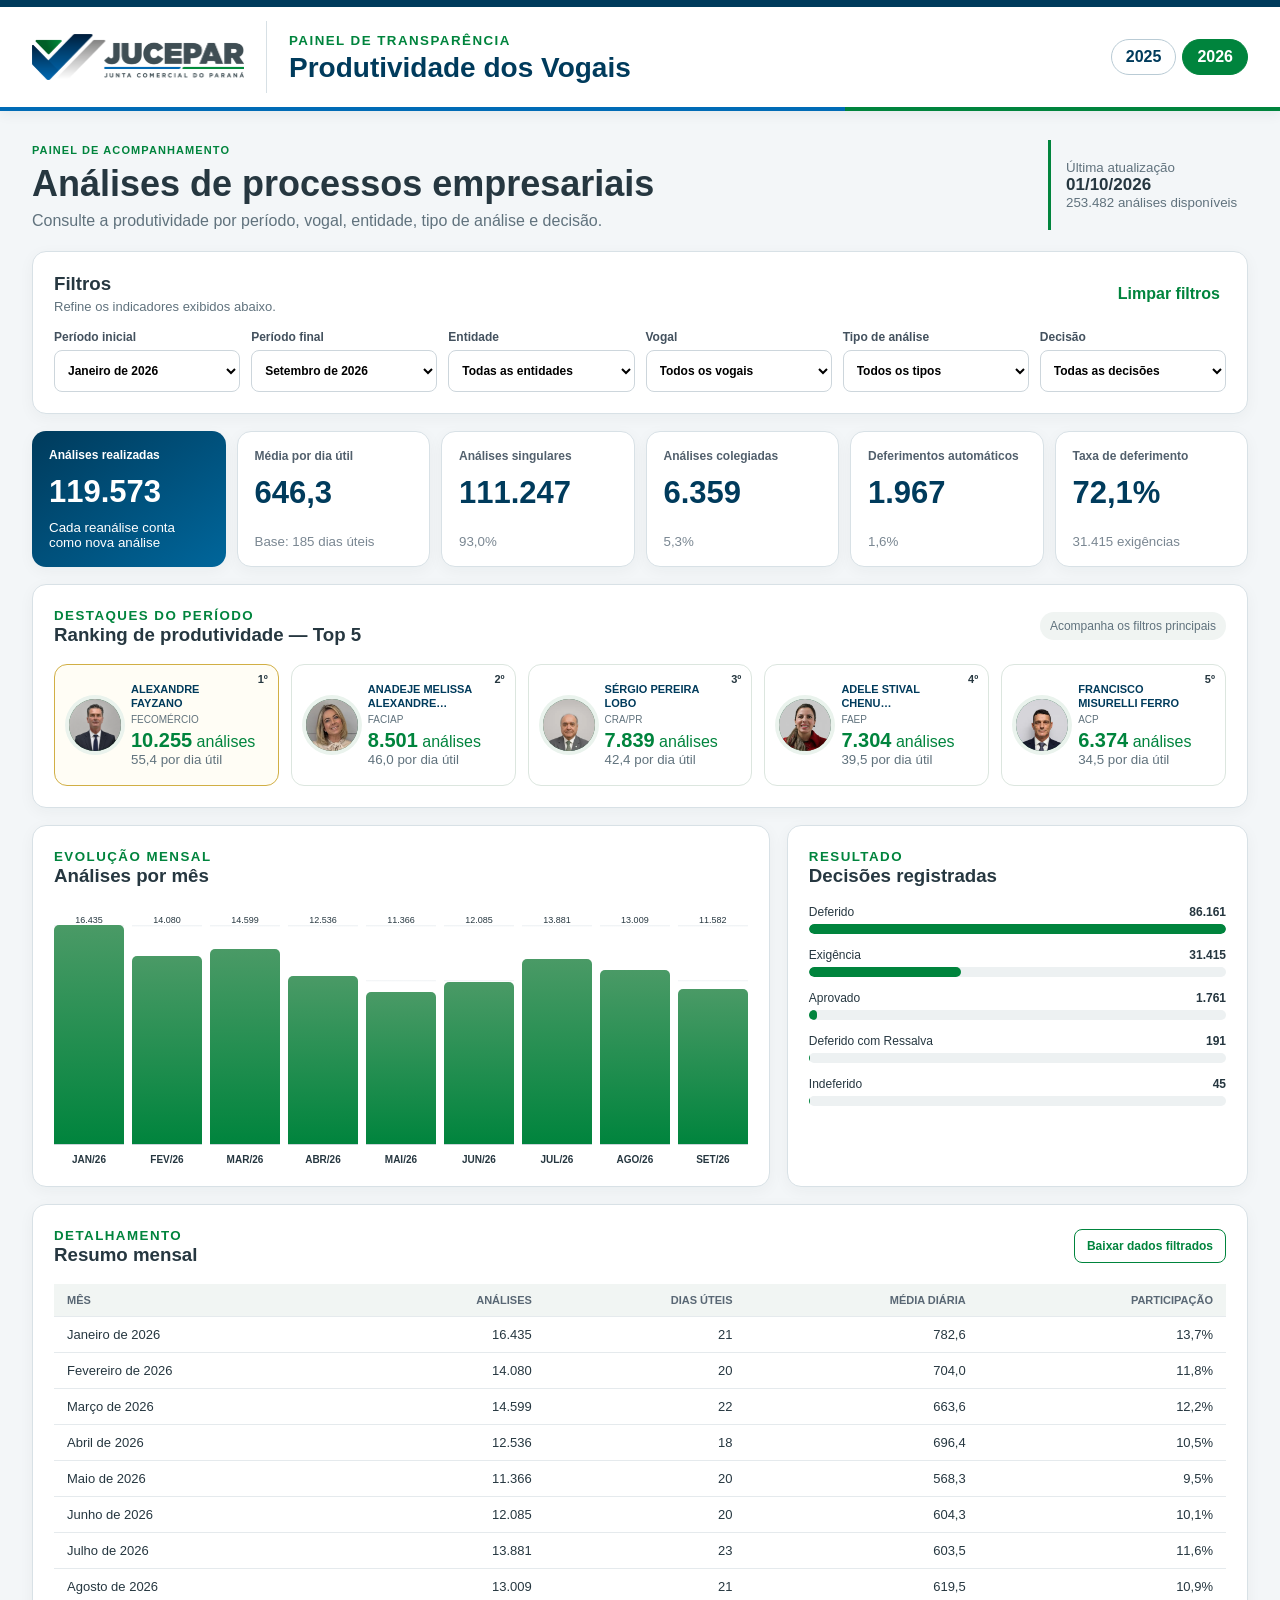
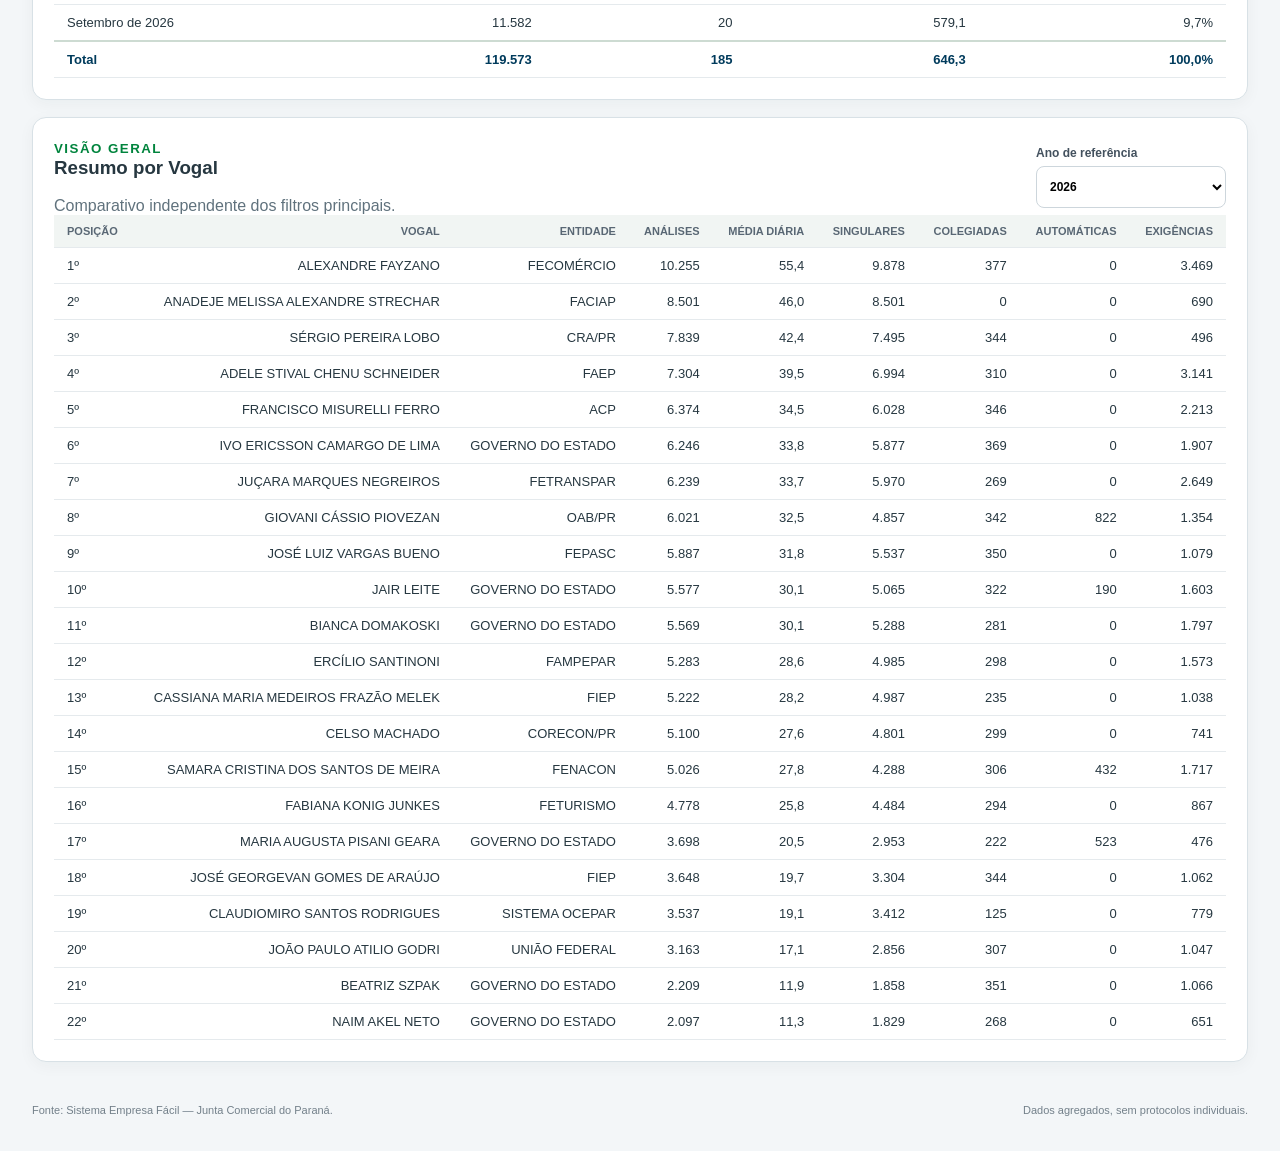
<file: index.html>
<!doctype html>
<html lang="pt-BR">
<head>
  <meta charset="utf-8">
  <meta name="viewport" content="width=device-width,initial-scale=1">
  <meta name="description" content="Painel de Produtividade dos Vogais da Jucepar">
  <title>Produtividade dos Vogais — Jucepar</title>
  <link rel="stylesheet" href="estilos.css">
  <style>
    .topo-interno > .seletor-exercicios { margin-left: auto; }
    .seletor-exercicios { display: flex; gap: 6px; }
    .seletor-exercicios button {
      border: 1px solid #b9cbd5;
      border-radius: 99px;
      padding: 8px 14px;
      background: #fff;
      color: var(--azul);
      font-weight: 800;
      cursor: pointer;
    }
    .seletor-exercicios button:hover { border-color: var(--verde); color: var(--verde); }
    .seletor-exercicios button.ativo { border-color: var(--verde); background: var(--verde); color: #fff; }
    .cartao-ranking h4 {
      white-space: normal;
      line-height: 1.25;
      min-height: 2.5em;
      overflow: hidden;
      overflow-wrap: anywhere;
      text-overflow: clip;
      display: -webkit-box;
      -webkit-box-orient: vertical;
      -webkit-line-clamp: 2;
    }
    @media (max-width: 800px) {
      .topo-interno > .seletor-exercicios { margin-left: 0; }
    }
  </style>
</head>
<body>
  <header class="topo"><div class="topo-interno">
    <img src="imagens/jucepar-logo-horizontal.png" alt="Jucepar — Junta Comercial do Paraná">
    <div><small>Painel de transparência</small><h1>Produtividade dos Vogais</h1></div>
    <div id="exercicios" class="seletor-exercicios" aria-label="Selecionar exercício">Carregando…</div>
  </div></header>
  <main class="pagina">
    <section class="apresentacao"><div><b>Painel de acompanhamento</b><h2>Análises de processos empresariais</h2><p>Consulte a produtividade por período, vogal, entidade, tipo de análise e decisão.</p></div><aside><small>Última atualização</small><strong id="atualizacao">—</strong><small id="status-dados">Carregando dados</small></aside></section>

    <section class="caixa filtros"><div class="titulo-secao"><div><h3>Filtros</h3><p>Refine os indicadores exibidos abaixo.</p></div><button id="limpar" class="botao-link">Limpar filtros</button></div>
      <div class="grade-filtros">
        <label>Período inicial<select id="inicio"></select></label>
        <label>Período final<select id="fim"></select></label>
        <label>Entidade<select id="entidade"><option value="">Todas as entidades</option></select></label>
        <label>Vogal<select id="vogal"><option value="">Todos os vogais</option></select></label>
        <label>Tipo de análise<select id="tipo"><option value="">Todos os tipos</option></select></label>
        <label>Decisão<select id="decisao"><option value="">Todas as decisões</option></select></label>
      </div>
    </section>

    <section id="perfil" class="perfil oculto"></section>
    <section id="indicadores" class="indicadores"></section>

    <section class="caixa"><div class="cabecalho-caixa"><div><small>Destaques do período</small><h3 id="ranking-titulo">Ranking de produtividade — Top 5</h3></div><span id="ranking-info">Acompanha os filtros principais</span></div><div id="ranking" class="ranking"></div></section>

    <div class="duas-colunas">
      <section class="caixa"><div class="cabecalho-caixa"><div><small>Evolução mensal</small><h3>Análises por mês</h3></div></div><div id="grafico-mensal" class="grafico-mensal"></div></section>
      <section class="caixa"><div class="cabecalho-caixa"><div><small>Resultado</small><h3>Decisões registradas</h3></div></div><div id="decisoes" class="barras"></div></section>
    </div>

    <section class="caixa"><div class="cabecalho-caixa"><div><small>Detalhamento</small><h3>Resumo mensal</h3></div><button id="baixar" class="botao">Baixar dados filtrados</button></div><div class="tabela-wrap"><table id="resumo-mensal"></table></div></section>

    <section class="caixa"><div class="cabecalho-resumo"><div><div class="cabecalho-caixa"><div><small>Visão geral</small><h3>Resumo por Vogal</h3></div></div><p>Comparativo independente dos filtros principais.</p></div><label>Ano de referência<select id="ano-resumo"></select></label></div><div class="tabela-wrap"><table id="resumo-vogais"></table></div></section>
  </main>
  <footer class="rodape"><span>Fonte: Sistema Empresa Fácil — Junta Comercial do Paraná.</span><span>Dados agregados, sem protocolos individuais.</span></footer>
  <script src="painel.js" defer></script>
</body>
</html>
</file>
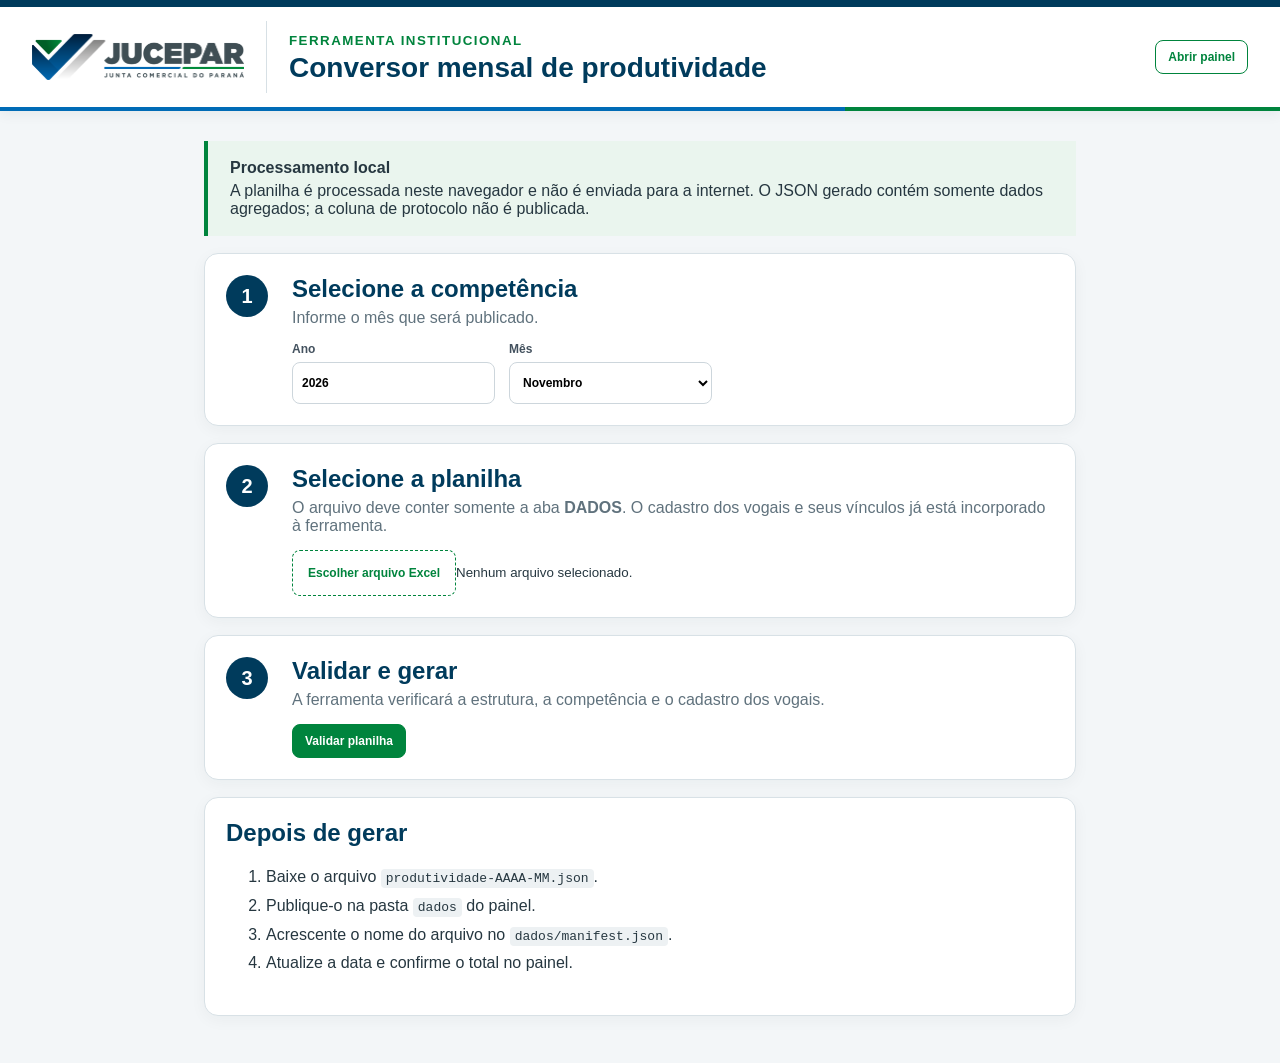
<file: conversor.html>
<!doctype html>
<html lang="pt-BR">
<head><meta charset="utf-8"><meta name="viewport" content="width=device-width,initial-scale=1"><title>Conversor mensal — Jucepar</title><link rel="stylesheet" href="estilos.css"></head>
<body class="conversor-pagina">
  <header class="topo"><div class="topo-interno"><img src="imagens/jucepar-logo-horizontal.png" alt="Jucepar"><div><small>Ferramenta institucional</small><h1>Conversor mensal de produtividade</h1></div><a class="botao" href="index.html">Abrir painel</a></div></header>
  <main class="conversor">
    <section class="aviso"><strong>Processamento local</strong><p>A planilha é processada neste navegador e não é enviada para a internet. O JSON gerado contém somente dados agregados; a coluna de protocolo não é publicada.</p></section>
    <section class="caixa passo"><span>1</span><div><h2>Selecione a competência</h2><p>Informe o mês que será publicado.</p><div class="linha-campos"><label>Ano<input id="conv-ano" type="number" min="2025" max="2100" value="2026"></label><label>Mês<select id="conv-mes"></select></label></div></div></section>
    <section class="caixa passo"><span>2</span><div><h2>Selecione a planilha</h2><p>O arquivo deve conter somente a aba <b>DADOS</b>. O cadastro dos vogais e seus vínculos já está incorporado à ferramenta.</p><label class="arquivo">Escolher arquivo Excel<input id="conv-arquivo" type="file" accept=".xlsx,.xls"></label><small id="arquivo-nome">Nenhum arquivo selecionado.</small></div></section>
    <section class="caixa passo"><span>3</span><div><h2>Validar e gerar</h2><p>A ferramenta verificará a estrutura, a competência e o cadastro dos vogais.</p><button id="conv-gerar" class="botao principal">Validar planilha</button><div id="conv-resultado" class="resultado oculto"></div></div></section>
    <section class="caixa"><h2>Depois de gerar</h2><ol><li>Baixe o arquivo <code>produtividade-AAAA-MM.json</code>.</li><li>Publique-o na pasta <code>dados</code> do painel.</li><li>Acrescente o nome do arquivo no <code>dados/manifest.json</code>.</li><li>Atualize a data e confirme o total no painel.</li></ol></section>
  </main>
  <script src="vendor/xlsx.full.min.js"></script><script src="conversor.js"></script>
</body></html>
</file>
<file: estilos.css>
:root{--azul:#003b5c;--azul2:#006bb6;--verde:#00843d;--texto:#263740;--muted:#60727d;--linha:#d8e1e6;--fundo:#f3f6f8;--branco:#fff}*{box-sizing:border-box}body{margin:0;background:var(--fundo);color:var(--texto);font-family:"Segoe UI",Arial,sans-serif}button,input,select{font:inherit}.oculto{display:none!important}.topo{position:relative;background:#fff;border-top:7px solid var(--azul);border-bottom:4px solid var(--azul2);box-shadow:0 3px 12px #15364712}.topo:after{content:"";position:absolute;right:0;bottom:-4px;width:34%;height:4px;background:var(--verde)}.topo-interno{max-width:1440px;margin:auto;padding:14px 32px;display:flex;align-items:center;gap:22px}.topo img{width:235px;height:72px;object-fit:contain;object-position:left;padding-right:22px;border-right:1px solid #d7e0e5}.topo small,.cabecalho-caixa small{color:var(--verde);font-weight:800;text-transform:uppercase;letter-spacing:.11em}.topo h1{margin:3px 0 0;color:var(--azul);font-size:28px}.topo-interno>span,.topo-interno>a{margin-left:auto}.topo-interno>span{border:1px solid #b9cbd5;border-radius:99px;padding:8px 13px;color:var(--azul);font-weight:700}.pagina{max-width:1440px;margin:auto;padding:29px 32px 20px}.apresentacao{display:flex;justify-content:space-between;gap:30px;margin-bottom:21px}.apresentacao b{color:var(--verde);text-transform:uppercase;letter-spacing:.1em;font-size:11px}.apresentacao h2{margin:5px 0 7px;font-size:36px}.apresentacao p,.titulo-secao p,.cabecalho-resumo p{margin:0;color:var(--muted)}.apresentacao aside{border-left:3px solid var(--verde);padding-left:15px;display:grid;align-content:center;min-width:200px}.apresentacao aside small{color:var(--muted)}.apresentacao aside strong{font-size:17px}.caixa,.indicador{background:#fff;border:1px solid var(--linha);border-radius:14px;box-shadow:0 4px 16px #1f372b0b}.caixa{padding:21px;margin-bottom:17px}.titulo-secao,.cabecalho-caixa,.cabecalho-resumo{display:flex;justify-content:space-between;align-items:center;gap:18px}.titulo-secao h3,.cabecalho-caixa h3{margin:0}.titulo-secao p{font-size:13px;margin-top:4px}.cabecalho-caixa{margin-bottom:18px}.cabecalho-caixa>span{font-size:12px;color:var(--muted);background:#f0f4f2;padding:7px 10px;border-radius:99px}.botao-link{border:0;background:none;color:var(--verde);font-weight:700;cursor:pointer}.grade-filtros{display:grid;grid-template-columns:repeat(6,1fr);gap:11px;margin-top:16px}label{font-size:12px;font-weight:700;color:#43515e}select,input{width:100%;margin-top:6px;height:42px;border:1px solid #cdd6dc;border-radius:8px;background:#fff;padding:0 9px}.indicadores{display:grid;grid-template-columns:repeat(6,1fr);gap:11px;margin-bottom:17px}.indicador{padding:17px;min-height:136px;display:flex;flex-direction:column}.indicador span{font-size:12px;font-weight:700;color:#52606d}.indicador strong{margin:12px 0 7px;color:var(--azul);font-size:31px}.indicador small{margin-top:auto;color:#7a8792}.indicador.principal{background:linear-gradient(145deg,#003b5c,#00669b);border:0}.indicador.principal>*{color:#fff}.perfil{display:grid;grid-template-columns:86px 1fr auto;align-items:center;gap:21px;margin-bottom:17px;padding:20px 24px;border:1px solid #d7e3da;border-radius:14px;background:linear-gradient(120deg,#f5faf6,#fff)}.avatar{width:52px;height:52px;border-radius:50%;display:grid;place-items:center;background:linear-gradient(145deg,#26784a,#155a34);color:#fff;font-weight:800;box-shadow:0 0 0 4px #eaf3ed;overflow:hidden}.avatar img{width:100%;height:100%;object-fit:cover}.perfil .avatar{width:82px;height:82px}.perfil h3{margin:5px 0;color:var(--azul)}.perfil p{margin:0;color:var(--verde);font-weight:700}.perfil aside{text-align:right;border-left:1px solid var(--linha);padding-left:24px}.perfil aside strong{display:block;color:var(--verde);font-size:28px}.perfil aside span{display:block;color:var(--muted);font-size:11px}.ranking{display:grid;grid-template-columns:repeat(5,minmax(0,1fr));gap:12px}.cartao-ranking{position:relative;display:grid;grid-template-columns:52px 1fr;gap:10px;align-items:center;min-width:0;padding:18px 14px;border:1px solid #dce6df;border-radius:13px}.cartao-ranking.posicao-1{border-color:#d1af45;background:#fffdf5}.cartao-ranking>em{position:absolute;right:10px;top:8px;font-style:normal;font-size:11px;font-weight:800}.cartao-ranking h4{margin:0 26px 3px 0;color:var(--azul);font-size:11px;white-space:nowrap;overflow:hidden;text-overflow:ellipsis}.cartao-ranking p{margin:0;color:var(--muted);font-size:10px}.cartao-ranking .numero{margin-top:4px;color:var(--verde)}.cartao-ranking .numero strong{font-size:20px}.cartao-ranking .numero small{display:block;color:var(--muted)}.duas-colunas{display:grid;grid-template-columns:1.6fr 1fr;gap:17px}.grafico-mensal{height:260px;display:flex;gap:8px;align-items:end}.mes-coluna{height:100%;flex:1;min-width:33px;display:grid;grid-template-rows:20px 1fr 20px;text-align:center;align-items:end}.mes-coluna small{font-size:9px}.trilho{height:100%;display:flex;align-items:end;border-bottom:1px solid #cad4d9;background:repeating-linear-gradient(to top,transparent 0,transparent 24%,#edf1f3 25%)}.trilho i{display:block;width:100%;min-height:1px;background:linear-gradient(#4a9a66,var(--verde));border-radius:5px 5px 0 0}.mes-coluna b{font-size:10px;text-transform:uppercase}.barras{display:grid;gap:14px}.barra p{display:flex;justify-content:space-between;margin:0 0 5px;font-size:12px}.barra>div{height:10px;background:#edf1f2;border-radius:99px;overflow:hidden}.barra i{display:block;height:100%;background:var(--verde);border-radius:99px}.botao{border:1px solid var(--verde);color:var(--verde);background:#fff;border-radius:8px;padding:9px 12px;font-size:12px;font-weight:700;text-decoration:none;cursor:pointer}.botao.principal{background:var(--verde);color:#fff}.tabela-wrap{overflow:auto}table{width:100%;border-collapse:collapse;font-size:13px}th,td{padding:10px 13px;border-bottom:1px solid #e5eaed;text-align:right;white-space:nowrap}th{background:#f1f5f3;color:#596774;font-size:11px;text-transform:uppercase}th:first-child,td:first-child{text-align:left}tfoot td{font-weight:700;color:var(--azul);border-top:2px solid #cddbd2}.cabecalho-resumo>label{min-width:190px}.rodape{max-width:1440px;margin:auto;padding:5px 32px 35px;display:flex;justify-content:space-between;color:#73808a;font-size:11px}.conversor{max-width:920px;margin:auto;padding:30px 24px}.aviso{padding:18px 22px;margin-bottom:17px;border-left:4px solid var(--verde);background:#eaf5ee}.aviso p{margin:5px 0 0}.passo{display:grid;grid-template-columns:48px 1fr;gap:18px}.passo>span{width:42px;height:42px;border-radius:50%;display:grid;place-items:center;background:var(--azul);color:#fff;font-size:20px;font-weight:800}.passo h2,.conversor .caixa>h2{margin:0 0 6px;color:var(--azul)}.passo p{margin:0 0 15px;color:var(--muted)}.linha-campos{display:grid;grid-template-columns:1fr 1fr;gap:14px;max-width:420px}.arquivo{display:inline-block;border:1px dashed var(--verde);padding:15px;border-radius:8px;color:var(--verde);cursor:pointer}.arquivo input{display:none}.resultado{margin-top:18px;padding:17px;border-radius:9px;background:#eff8f2}.resultado.erro{background:#fff0f0;color:#8a2222}.resultado h3{margin:0 0 10px}.resultado dl{display:grid;grid-template-columns:repeat(3,1fr);gap:10px}.resultado dt{font-size:10px;color:var(--muted)}.resultado dd{margin:2px 0 0;font-size:20px;font-weight:800}.resultado .acoes{display:flex;gap:10px;margin-top:12px}.conversor ol{line-height:1.8}code{background:#edf1f3;padding:2px 5px;border-radius:4px}@media(max-width:1180px){.grade-filtros,.indicadores{grid-template-columns:repeat(3,1fr)}.ranking{grid-template-columns:repeat(3,1fr)}}@media(max-width:800px){.topo-interno,.pagina{padding-left:18px;padding-right:18px}.topo-interno{flex-wrap:wrap}.topo img{width:190px;height:52px}.topo-interno>div{order:3;width:100%}.apresentacao{flex-direction:column}.grade-filtros,.indicadores{grid-template-columns:repeat(2,1fr)}.ranking{grid-template-columns:repeat(2,1fr)}.duas-colunas{grid-template-columns:1fr}.perfil{grid-template-columns:74px 1fr}.perfil aside{grid-column:2;border:0;border-top:1px solid var(--linha);padding:8px 0;text-align:left}.cabecalho-resumo{align-items:flex-start;flex-direction:column}}@media(max-width:520px){.topo h1{font-size:21px}.apresentacao h2{font-size:28px}.grade-filtros,.indicadores,.ranking{grid-template-columns:1fr}.caixa{padding:16px}.rodape{flex-direction:column;gap:6px}.linha-campos{grid-template-columns:1fr}.resultado dl{grid-template-columns:1fr}.passo{grid-template-columns:1fr}.passo>span{width:34px;height:34px;font-size:16px}}
</file>
